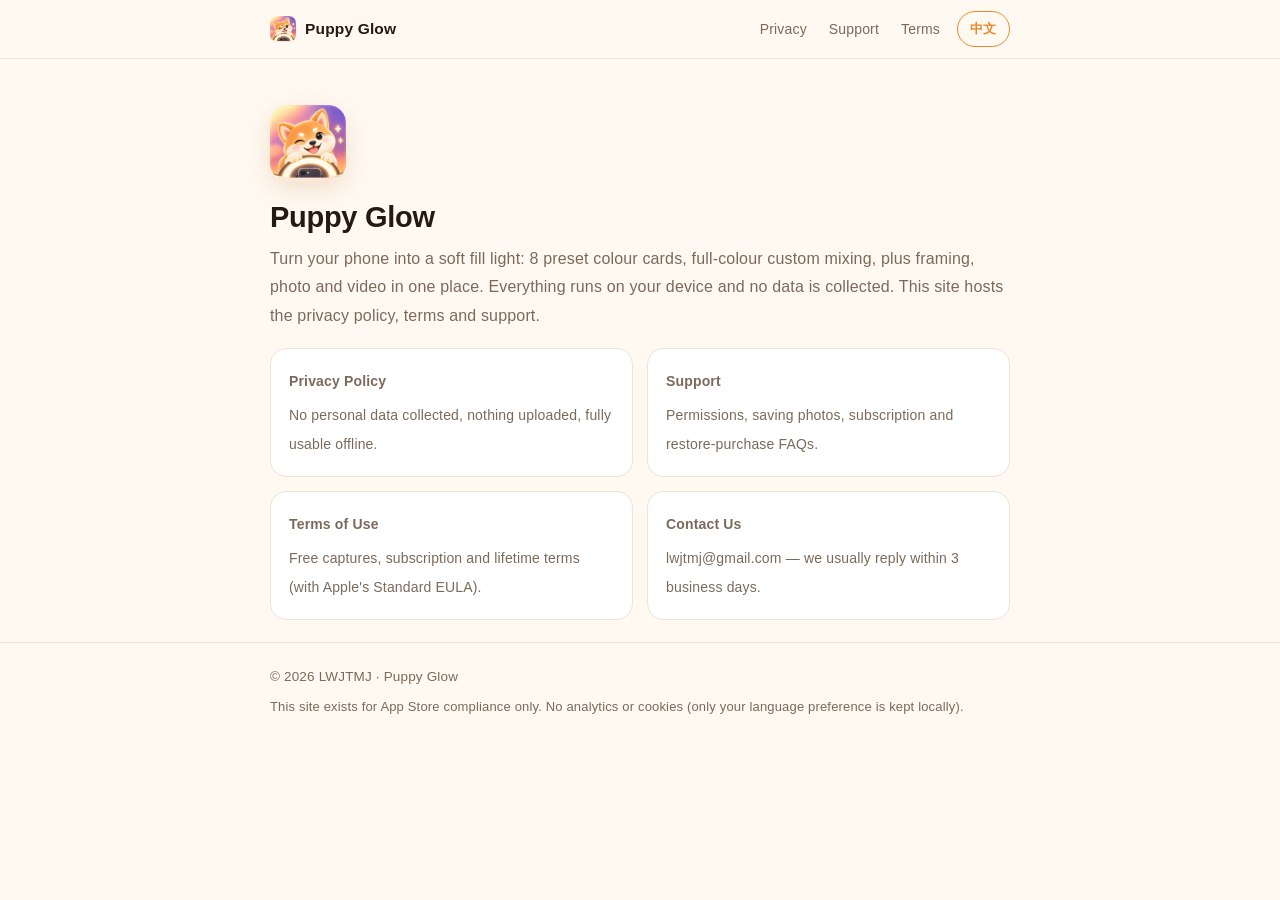
<file: index.html>
<!DOCTYPE html>
<html lang="zh-Hans" data-lang="zh">
<head>
<meta charset="utf-8">
<meta name="viewport" content="width=device-width, initial-scale=1">
<title>Puppy Glow · 小柴补光相机 — 隐私政策与技术支持</title>
<meta name="description" content="Puppy Glow（小柴补光相机）官方支持页：把 iPhone 屏幕变成柔光补光灯，本地处理不收集数据。Official support site: turn your iPhone into a soft fill light, processed on-device.">
<link rel="icon" href="icon.png">
<link rel="stylesheet" href="styles.css">
</head>
<body>
<header class="bar">
  <div class="wrap bar-in">
    <a class="brand" href="index.html"><img src="icon.png" alt=""><span class="l-zh">Puppy Glow <small>小柴补光相机</small></span><span class="l-en">Puppy Glow</span></a>
    <nav class="nav">
      <a href="privacy.html"><span class="l-zh">隐私政策</span><span class="l-en">Privacy</span></a>
      <a href="support.html"><span class="l-zh">技术支持</span><span class="l-en">Support</span></a>
      <a href="terms.html"><span class="l-zh">使用条款</span><span class="l-en">Terms</span></a>
      <button id="langBtn" class="lang" type="button">EN</button>
    </nav>
  </div>
</header>

<main class="wrap">
  <div class="hero">
    <img class="appicon" src="icon.png" alt="App icon">
    <h1><span class="l-zh">Puppy Glow（小柴补光相机）</span><span class="l-en">Puppy Glow</span></h1>
    <p class="lede">
      <span class="l-zh">把手机屏幕变成一盏柔光灯：8 组预设色卡、全彩自调、取景拍照录像一条龙。所有画面都在本机处理，不收集任何数据。此站提供隐私政策、使用条款与技术支持。</span>
      <span class="l-en">Turn your phone into a soft fill light: 8 preset colour cards, full-colour custom mixing, plus framing, photo and video in one place. Everything runs on your device and no data is collected. This site hosts the privacy policy, terms and support.</span>
    </p>
  </div>

  <div class="grid">
    <a class="tile" href="privacy.html">
      <b><span class="l-zh">隐私政策</span><span class="l-en">Privacy Policy</span></b>
      <span><span class="l-zh">不收集个人信息、不上传照片与视频，App 内完整离线可用。</span><span class="l-en">No personal data collected, nothing uploaded, fully usable offline.</span></span>
    </a>
    <a class="tile" href="support.html">
      <b><span class="l-zh">技术支持</span><span class="l-en">Support</span></b>
      <span><span class="l-zh">权限设置、保存照片、订阅与恢复购买等常见问题。</span><span class="l-en">Permissions, saving photos, subscription and restore-purchase FAQs.</span></span>
    </a>
    <a class="tile" href="terms.html">
      <b><span class="l-zh">使用条款</span><span class="l-en">Terms of Use</span></b>
      <span><span class="l-zh">免费拍摄次数、订阅与永久版条款（含 Apple 标准 EULA）。</span><span class="l-en">Free captures, subscription and lifetime terms (with Apple's Standard EULA).</span></span>
    </a>
    <a class="tile" href="mailto:lwjtmj@gmail.com">
      <b><span class="l-zh">联系我们</span><span class="l-en">Contact Us</span></b>
      <span><span class="l-zh">lwjtmj@gmail.com，一般 3 个工作日内回复。</span><span class="l-en">lwjtmj@gmail.com — we usually reply within 3 business days.</span></span>
    </a>
  </div>
</main>

<footer>
  <div class="wrap">
    <p>© 2026 LWJTMJ · <span class="l-zh">Puppy Glow（小柴补光相机）</span><span class="l-en">Puppy Glow</span></p>
    <p class="small"><span class="l-zh">本站仅作 App Store 合规用途，不设统计与 Cookie（仅本地记住你的语言偏好）。</span><span class="l-en">This site exists for App Store compliance only. No analytics or cookies (only your language preference is kept locally).</span></p>
  </div>
</footer>
<script src="lang.js"></script>
</body>
</html>
</file>
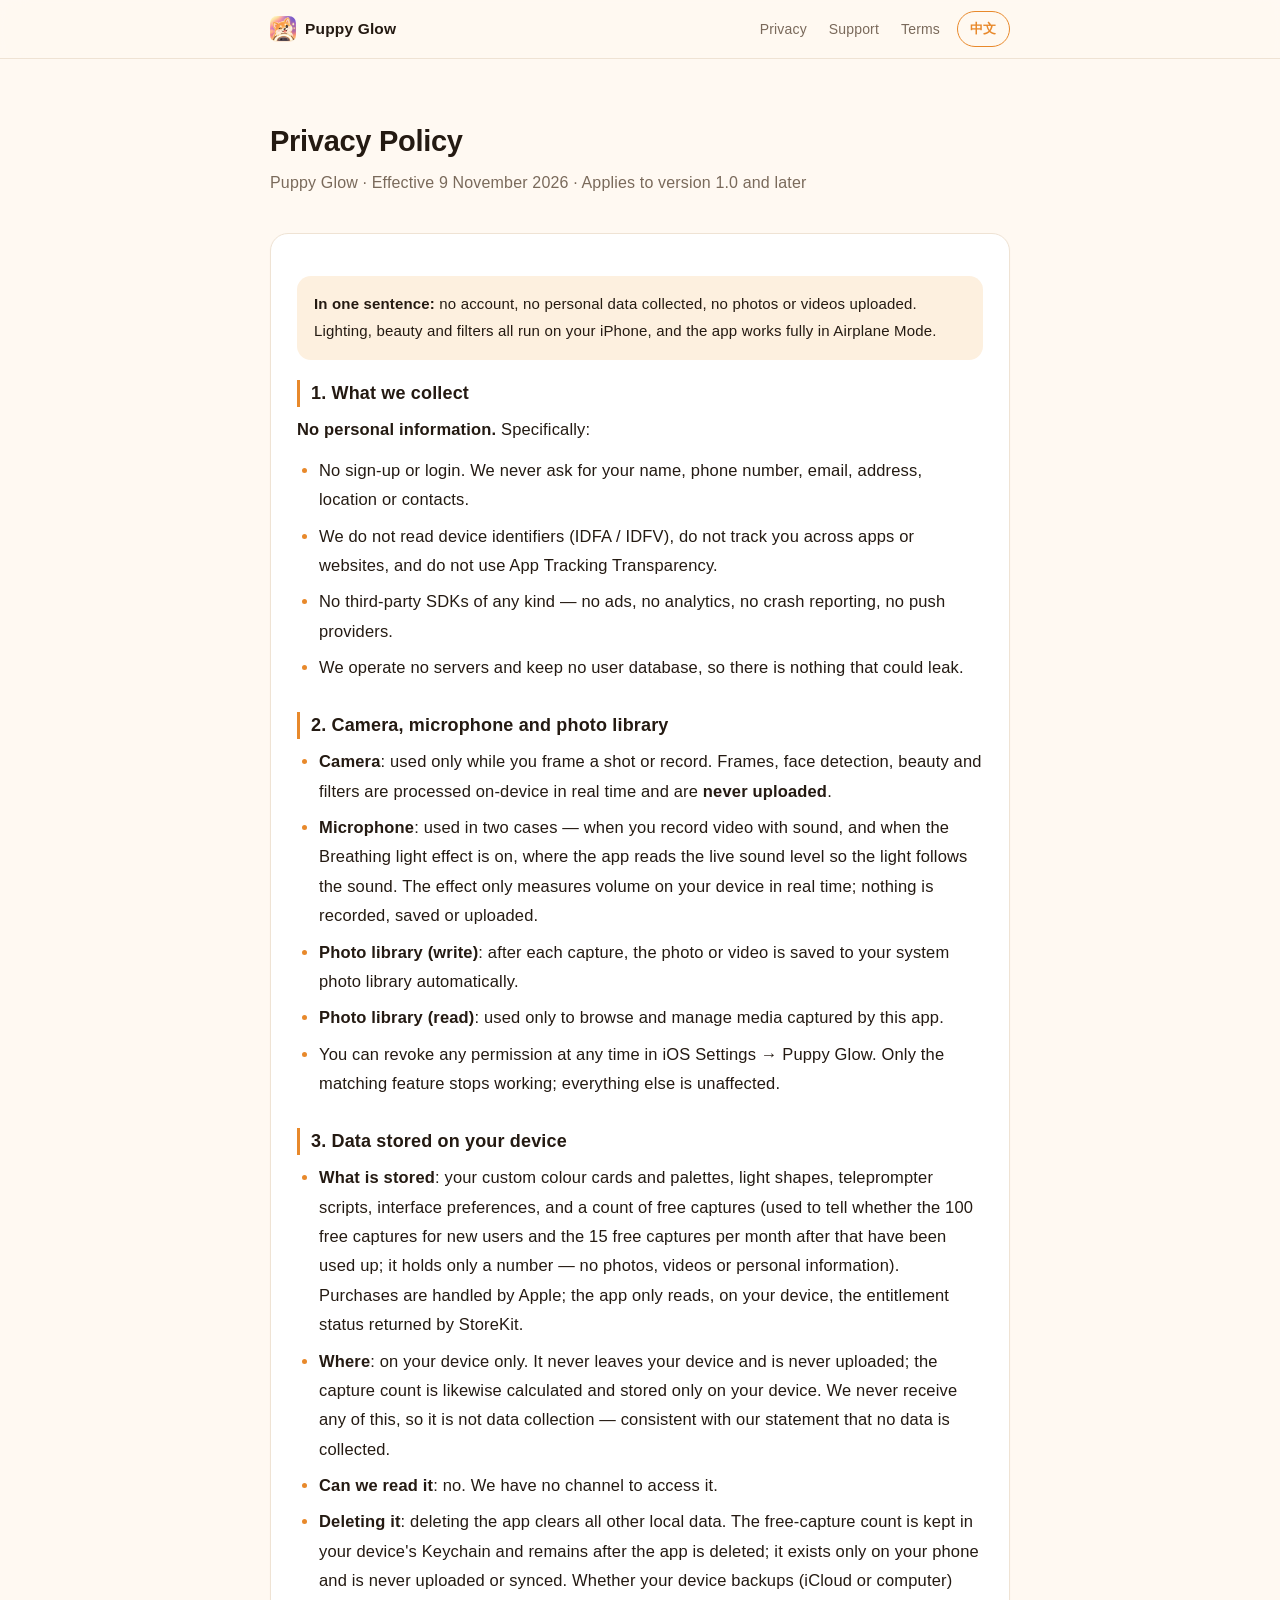
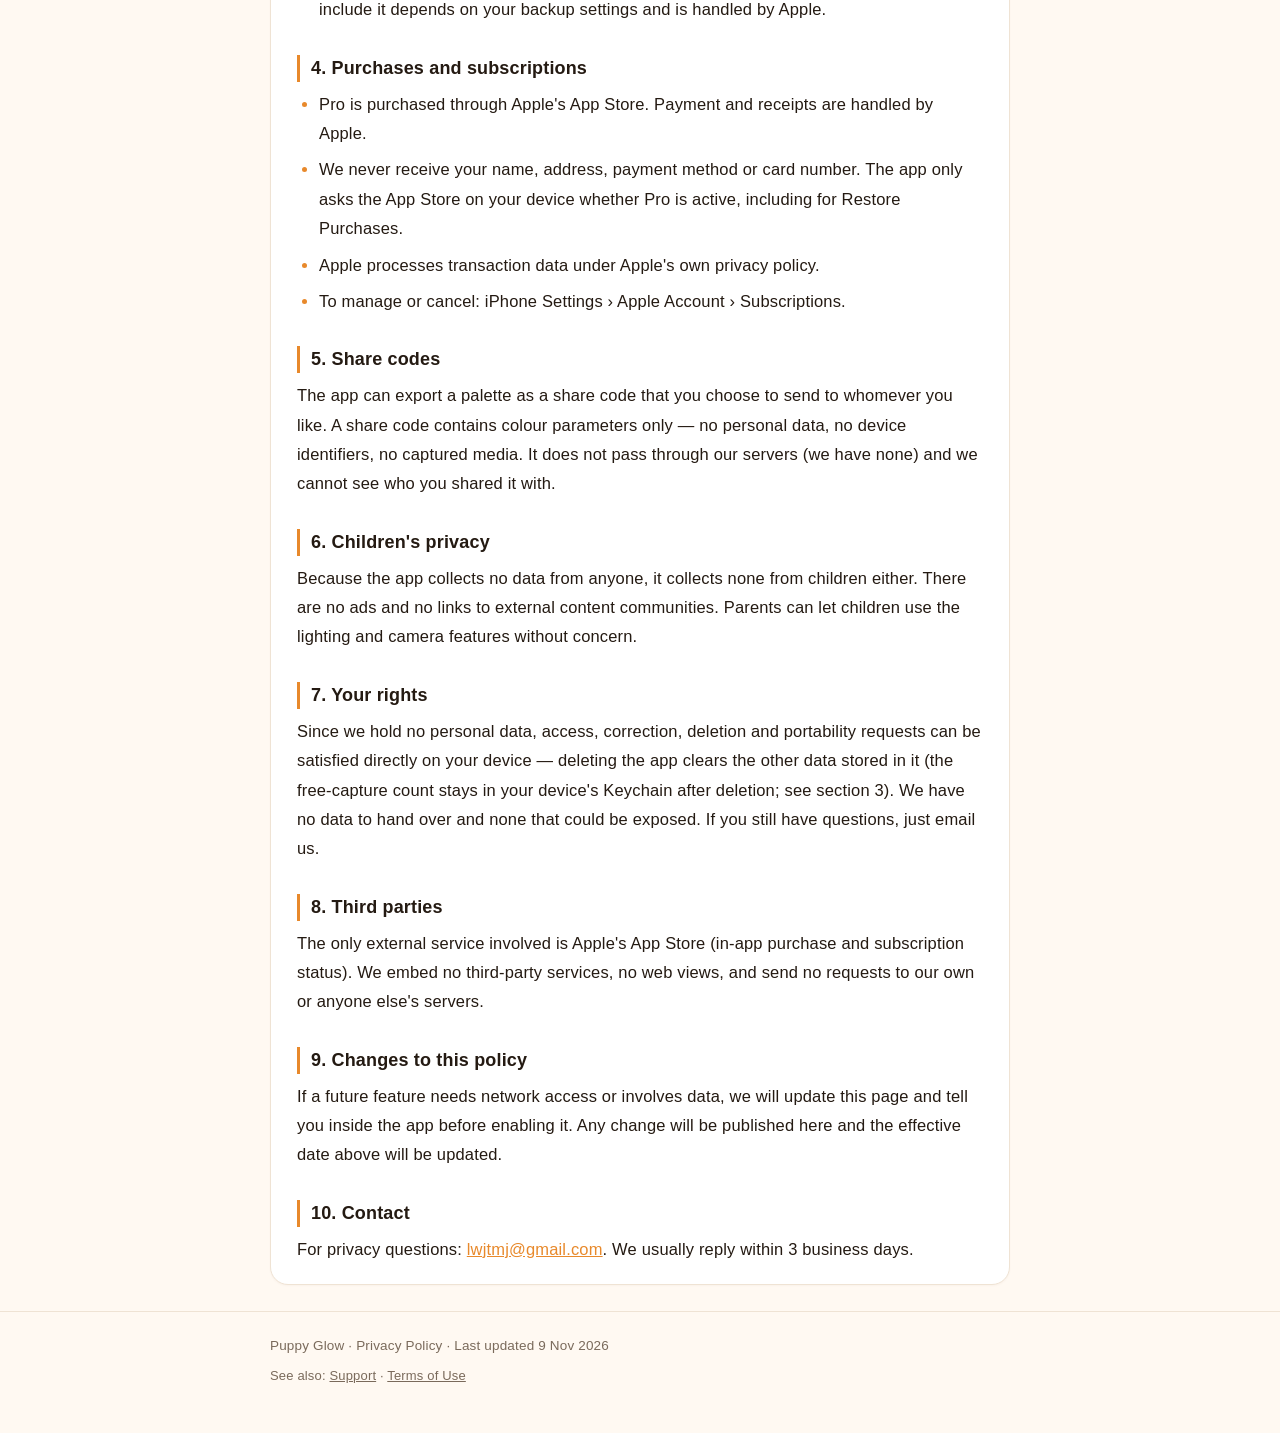
<file: privacy.html>
<!DOCTYPE html>
<html lang="zh-Hans" data-lang="zh">
<head>
<meta charset="utf-8">
<meta name="viewport" content="width=device-width, initial-scale=1">
<title>Privacy Policy · Puppy Glow / 隐私政策 · 小柴补光相机</title>
<meta name="description" content="Puppy Glow（小柴补光相机）隐私政策：不收集个人信息，照片与视频只在设备本地处理。Privacy policy: no data collection, everything stays on your device.">
<link rel="icon" href="icon.png">
<link rel="stylesheet" href="styles.css">
</head>
<body>
<header class="bar">
  <div class="wrap bar-in">
    <a class="brand" href="index.html"><img src="icon.png" alt=""><span class="l-zh">Puppy Glow <small>小柴补光相机</small></span><span class="l-en">Puppy Glow</span></a>
    <nav class="nav">
      <a href="privacy.html"><span class="l-zh">隐私政策</span><span class="l-en">Privacy</span></a>
      <a href="support.html"><span class="l-zh">技术支持</span><span class="l-en">Support</span></a>
      <a href="terms.html"><span class="l-zh">使用条款</span><span class="l-en">Terms</span></a>
      <button id="langBtn" class="lang" type="button">EN</button>
    </nav>
  </div>
</header>

<main class="wrap">
  <div class="hero">
    <h1><span class="l-zh">隐私政策</span><span class="l-en">Privacy Policy</span></h1>
    <p class="lede">
      <span class="l-zh">Puppy Glow（小柴补光相机）· 生效日期 2026 年 11 月 9 日 · 适用于 1.0 及以后版本</span>
      <span class="l-en">Puppy Glow · Effective 9 November 2026 · Applies to version 1.0 and later</span>
    </p>
  </div>

  <div class="card l-zh">
    <div class="note">
      <p><strong>一句话总结：</strong>我们不做账号、不收集个人信息、不上传你的照片和视频。补光、美颜、滤镜全部在你手机上完成，App 在飞行模式下也能完整使用。</p>
    </div>

    <h2>1. 我们收集哪些信息</h2>
    <p><strong>不收集任何个人信息。</strong>具体来说：</p>
    <ul>
      <li>无需注册或登录，不要求姓名、手机号、邮箱、地址、位置、通讯录。</li>
      <li>不读取设备标识符（IDFA / IDFV），不做跨 App 或跨网站追踪，不启用「允许 App 请求跟踪」。</li>
      <li>不含广告、统计、崩溃上报、推送服务等任何第三方 SDK。</li>
      <li>我们没有服务器，也没有用户数据库——没有可以泄露的东西。</li>
    </ul>

    <h2>2. 相机、麦克风与相册</h2>
    <ul>
      <li><strong>相机</strong>：只在你打开取景或拍照/录像时使用。画面、人脸检测、美颜与滤镜全部在设备内通过系统框架实时处理，<strong>不会上传</strong>。</li>
      <li><strong>麦克风</strong>：在两种情况下使用——录制带声音的视频时；开启「呼吸」灯效时，App 实时读取环境音量让光跟着声音变化。灯效只在本机实时计算音量，不录音、不保存、不上传。</li>
      <li><strong>相册（写入）</strong>：拍摄完成后，照片或视频会自动存入你的系统相册。</li>
      <li><strong>相册（读取）</strong>：只用于查看和管理本 App 拍摄的内容。</li>
      <li>你可以随时在 iOS「设置 → 小柴补光相机」中关闭任一权限。关闭后仅对应功能不可用，其他功能不受影响。</li>
    </ul>

    <h2>3. 保存在你手机上的数据</h2>
    <ul>
      <li><strong>保存内容</strong>：自定义色卡与配色库、补光形状、提词器台词、界面偏好，以及免费拍摄次数的计数（用于判断新用户 100 次与之后每月 15 次的免费额度是否用完；只记次数，不含照片、视频或任何个人信息）。购买由 Apple 处理，App 只在本机读取 StoreKit 返回的权益状态。</li>
      <li><strong>保存位置</strong>：仅保存在你的设备上，不离开设备、不上传。拍摄次数的计数也只在本机计算和保存。这些数据我们收不到，因此不构成数据收集，与「不收集任何数据」的结论一致。</li>
      <li><strong>我们能否读取</strong>：不能。我们没有任何通道访问这些内容。</li>
      <li><strong>如何删除</strong>：删除 App 会清除其他本地数据；免费拍摄次数的计数保存在本机钥匙串中，删除 App 后仍保留，它只存在你的手机上，不上传、不同步。系统备份（iCloud / 电脑备份）是否包含这些数据，取决于你的备份设置，由 Apple 处理。</li>
    </ul>

    <h2>4. 购买与订阅</h2>
    <ul>
      <li>Pro 购买通过 Apple App Store 内购完成，支付与收据由 Apple 处理。</li>
      <li>我们收不到你的姓名、地址、支付方式或卡号；App 只在本机向 App Store 查询你是否已开通 Pro（含「恢复购买」）。</li>
      <li>Apple 按其隐私政策处理交易数据。</li>
      <li>管理或取消订阅：iPhone「设置 › Apple 账户 › 订阅」。</li>
    </ul>

    <h2>5. 分享码</h2>
    <p>App 可以把一套配色导出成一串分享码，由你自行决定发给谁。分享码只包含配色参数，不含任何个人信息、设备标识或拍摄内容；它不经过我们的服务器（我们没有服务器），我们也看不到你分享给了谁。</p>

    <h2>6. 儿童隐私</h2>
    <p>本 App 不收集任何人的信息，因此也不会收集儿童的信息。App 内没有广告，也没有指向外部内容社区的链接。家长可以放心让孩子使用补光与拍照功能。</p>

    <h2>7. 你的权利</h2>
    <p>由于我们不持有你的个人数据，访问、更正、删除、导出等请求都可以在你自己的设备上直接完成——删除 App 即可清除 App 内保存的其他本地数据（免费拍摄次数的计数保存在本机钥匙串中，删除 App 后仍保留，见第 3 节）。我们既没有数据可以提供，也没有数据可能被泄露。如仍有疑问，欢迎随时联系我们。</p>

    <h2>8. 第三方服务</h2>
    <p>本 App 唯一涉及的外部服务是 Apple 的 App Store（用于内购与订阅状态查询）。除此之外不接入任何第三方服务、不嵌入网页、不发送任何请求到我们或他人的服务器。</p>

    <h2>9. 政策更新</h2>
    <p>如果将来新增需要联网或涉及数据的 功能，我们会先更新本页并在 App 内明确提示，之后才会启用。本政策的任何变更都会在此页面公布，并同步更新顶部的生效日期。</p>

    <h2>10. 联系我们</h2>
    <p>隐私相关问题请联系：<a href="mailto:lwjtmj@gmail.com">lwjtmj@gmail.com</a>。我们通常在 3 个工作日内回复。</p>
  </div>

  <div class="card l-en">
    <div class="note">
      <p><strong>In one sentence:</strong> no account, no personal data collected, no photos or videos uploaded. Lighting, beauty and filters all run on your iPhone, and the app works fully in Airplane Mode.</p>
    </div>

    <h2>1. What we collect</h2>
    <p><strong>No personal information.</strong> Specifically:</p>
    <ul>
      <li>No sign-up or login. We never ask for your name, phone number, email, address, location or contacts.</li>
      <li>We do not read device identifiers (IDFA / IDFV), do not track you across apps or websites, and do not use App Tracking Transparency.</li>
      <li>No third-party SDKs of any kind — no ads, no analytics, no crash reporting, no push providers.</li>
      <li>We operate no servers and keep no user database, so there is nothing that could leak.</li>
    </ul>

    <h2>2. Camera, microphone and photo library</h2>
    <ul>
      <li><strong>Camera</strong>: used only while you frame a shot or record. Frames, face detection, beauty and filters are processed on-device in real time and are <strong>never uploaded</strong>.</li>
      <li><strong>Microphone</strong>: used in two cases — when you record video with sound, and when the Breathing light effect is on, where the app reads the live sound level so the light follows the sound. The effect only measures volume on your device in real time; nothing is recorded, saved or uploaded.</li>
      <li><strong>Photo library (write)</strong>: after each capture, the photo or video is saved to your system photo library automatically.</li>
      <li><strong>Photo library (read)</strong>: used only to browse and manage media captured by this app.</li>
      <li>You can revoke any permission at any time in iOS Settings → Puppy Glow. Only the matching feature stops working; everything else is unaffected.</li>
    </ul>

    <h2>3. Data stored on your device</h2>
    <ul>
      <li><strong>What is stored</strong>: your custom colour cards and palettes, light shapes, teleprompter scripts, interface preferences, and a count of free captures (used to tell whether the 100 free captures for new users and the 15 free captures per month after that have been used up; it holds only a number — no photos, videos or personal information). Purchases are handled by Apple; the app only reads, on your device, the entitlement status returned by StoreKit.</li>
      <li><strong>Where</strong>: on your device only. It never leaves your device and is never uploaded; the capture count is likewise calculated and stored only on your device. We never receive any of this, so it is not data collection — consistent with our statement that no data is collected.</li>
      <li><strong>Can we read it</strong>: no. We have no channel to access it.</li>
      <li><strong>Deleting it</strong>: deleting the app clears all other local data. The free-capture count is kept in your device's Keychain and remains after the app is deleted; it exists only on your phone and is never uploaded or synced. Whether your device backups (iCloud or computer) include it depends on your backup settings and is handled by Apple.</li>
    </ul>

    <h2>4. Purchases and subscriptions</h2>
    <ul>
      <li>Pro is purchased through Apple's App Store. Payment and receipts are handled by Apple.</li>
      <li>We never receive your name, address, payment method or card number. The app only asks the App Store on your device whether Pro is active, including for Restore Purchases.</li>
      <li>Apple processes transaction data under Apple's own privacy policy.</li>
      <li>To manage or cancel: iPhone Settings › Apple Account › Subscriptions.</li>
    </ul>

    <h2>5. Share codes</h2>
    <p>The app can export a palette as a share code that you choose to send to whomever you like. A share code contains colour parameters only — no personal data, no device identifiers, no captured media. It does not pass through our servers (we have none) and we cannot see who you shared it with.</p>

    <h2>6. Children's privacy</h2>
    <p>Because the app collects no data from anyone, it collects none from children either. There are no ads and no links to external content communities. Parents can let children use the lighting and camera features without concern.</p>

    <h2>7. Your rights</h2>
    <p>Since we hold no personal data, access, correction, deletion and portability requests can be satisfied directly on your device — deleting the app clears the other data stored in it (the free-capture count stays in your device's Keychain after deletion; see section 3). We have no data to hand over and none that could be exposed. If you still have questions, just email us.</p>

    <h2>8. Third parties</h2>
    <p>The only external service involved is Apple's App Store (in-app purchase and subscription status). We embed no third-party services, no web views, and send no requests to our own or anyone else's servers.</p>

    <h2>9. Changes to this policy</h2>
    <p>If a future feature needs network access or involves data, we will update this page and tell you inside the app before enabling it. Any change will be published here and the effective date above will be updated.</p>

    <h2>10. Contact</h2>
    <p>For privacy questions: <a href="mailto:lwjtmj@gmail.com">lwjtmj@gmail.com</a>. We usually reply within 3 business days.</p>
  </div>
</main>

<footer>
  <div class="wrap">
    <p><span class="l-zh">Puppy Glow（小柴补光相机）· 隐私政策 · 最后更新 2026-11-09</span><span class="l-en">Puppy Glow · Privacy Policy · Last updated 9 Nov 2026</span></p>
    <p class="small"><span class="l-zh">另见：<a href="support.html">技术支持</a> · <a href="terms.html">使用条款</a></span><span class="l-en">See also: <a href="support.html">Support</a> · <a href="terms.html">Terms of Use</a></span></p>
  </div>
</footer>
<script src="lang.js"></script>
</body>
</html>
</file>
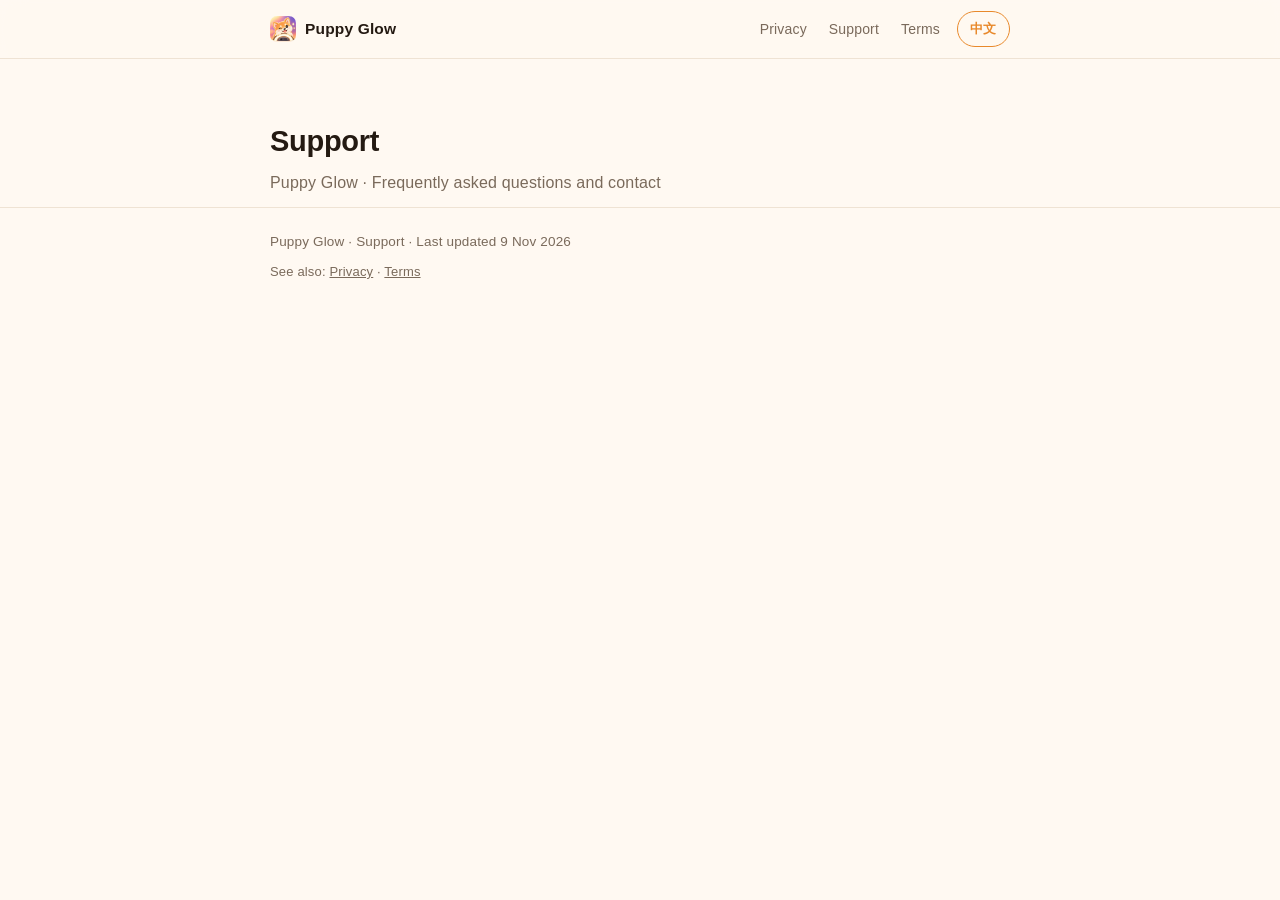
<file: support.html>
<!DOCTYPE html>
<html lang="zh-Hans" data-lang="zh">
<head>
<meta charset="utf-8">
<meta name="viewport" content="width=device-width, initial-scale=1">
<title>Support · Puppy Glow / 技术支持 · 小柴补光相机</title>
<meta name="description" content="Puppy Glow（小柴补光相机）技术支持：常见问题、权限设置、订阅与恢复购买。FAQ, permissions, subscription and restore purchases.">
<link rel="icon" href="icon.png">
<link rel="stylesheet" href="styles.css">
</head>
<body>
<header class="bar">
  <div class="wrap bar-in">
    <a class="brand" href="index.html"><img src="icon.png" alt=""><span class="l-zh">Puppy Glow <small>小柴补光相机</small></span><span class="l-en">Puppy Glow</span></a>
    <nav class="nav">
      <a href="privacy.html"><span class="l-zh">隐私政策</span><span class="l-en">Privacy</span></a>
      <a href="support.html"><span class="l-zh">技术支持</span><span class="l-en">Support</span></a>
      <a href="terms.html"><span class="l-zh">使用条款</span><span class="l-en">Terms</span></a>
      <button id="langBtn" class="lang" type="button">EN</button>
    </nav>
  </div>
</header>

<main class="wrap">
  <div class="hero">
    <h1><span class="l-zh">技术支持</span><span class="l-en">Support</span></h1>
    <p class="lede">
      <span class="l-zh">Puppy Glow（小柴补光相机）· 常见问题与联系方式</span>
      <span class="l-en">Puppy Glow · Frequently asked questions and contact</span>
    </p>
  </div>

  <div class="card l-zh">
    <h2>快速解决</h2>
    <div class="grid">
      <a class="tile" href="mailto:lwjtmj@gmail.com?subject=%E5%B0%8F%E6%9F%B4%E8%A1%A5%E5%85%89%E7%9B%B8%E6%9C%BA%20%E9%97%AE%E9%A2%98%E5%8F%8D%E9%A6%88">
        <b>邮件联系我们</b><span>lwjtmj@gmail.com，一般 3 个工作日内回复</span>
      </a>
      <a class="tile" href="privacy.html">
        <b>隐私政策</b><span>我们不收集任何个人信息</span>
      </a>
    </div>

    <h2>常见问题</h2>

    <details open>
      <summary><span class="l-zh">App 是做什么的？</span><span class="l-en">What does the app do?</span></summary>
      <div class="ans">
        <p class="l-zh">把手机屏幕变成一盏可调的补光灯：8 组预设色卡 + 全彩自调 + 亮度无级调节，自带取景小窗、美颜相机、滤镜、实况照片与录像，还有提词器和配色分享码。自拍、拍宝贝、录口播都适用。</p>
        <p class="l-en">It turns your iPhone screen into an adjustable fill light: 8 preset colour cards plus full-colour custom mixing with stepless brightness, a framing preview, a beauty camera, filters, Live Photos and video recording, a teleprompter and shareable colour palettes. Great for selfies, kids' photos and talking-head videos.</p>
      </div>
    </details>

    <details>
      <summary><span class="l-zh">为什么照片里没有我？怎么开相机？</span><span class="l-en">Why is there no camera view? How do I enable it?</span></summary>
      <div class="ans">
        <p class="l-zh">相机页点「开相机」即可。第一次会请求相机权限，请选「允许」。如果之前点了「不允许」：打开 iOS「设置 → 小柴补光相机 → 相机」重新打开。只用屏幕补光（照镜子、给别人打光）则完全不需要相机。</p>
        <p class="l-en">Tap "Open Camera" on the camera page and allow camera access when asked. If you previously denied it, go to iOS Settings → Puppy Glow → Camera and switch it back on. Using the screen purely as a light never requires camera access.</p>
      </div>
    </details>

    <details>
      <summary><span class="l-zh">拍好的照片 / 视频去哪了？</span><span class="l-en">Where do my photos and videos go?</span></summary>
      <div class="ans">
        <p class="l-zh">拍摄完成后，照片或视频会自动存入你的系统相册，打开「照片」App 就能看到。如果没有存进去，检查 iOS「设置 → 小柴补光相机 → 照片」是否为「添加照片」或「所有照片」。所有内容都保存在你自己的相册里，我们不上传任何东西。</p>
        <p class="l-en">After each capture, the photo or video is saved to your system photo library automatically — open the Photos app to find it. If it doesn't appear, check iOS Settings → Puppy Glow → Photos and allow Add Photos or All Photos. Everything stays in your own library; nothing is uploaded.</p>
      </div>
    </details>

    <details>
      <summary><span class="l-zh">录像没有声音？</span><span class="l-en">My video has no sound.</span></summary>
      <div class="ans">
        <p class="l-zh">录音是可选的：切到录像模式后，快门旁边会出现麦克风开关，打开它再录。第一次使用会请求麦克风权限。如果之前拒绝过，去 iOS「设置 → 小柴补光相机 → 麦克风」打开。另外，「呼吸」灯效也会用麦克风实时读取环境音量，让光跟着声音变化；它只在本机计算音量，不录音、不保存、不上传。</p>
        <p class="l-en">Audio recording is optional: in video mode a microphone toggle appears next to the shutter — turn it on before recording. Grant microphone access when first asked, or enable it later in iOS Settings → Puppy Glow → Microphone. The Breathing light effect also uses the microphone to read the live sound level so the light follows the sound; it only measures volume on your device, and nothing is recorded, saved or uploaded.</p>
      </div>
    </details>

    <details>
      <summary><span class="l-zh">补光太亮 / 太暗，能调吗？</span><span class="l-en">Can I adjust brightness?</span></summary>
      <div class="ans">
        <p class="l-zh">可以。色卡页有「光强」滑杆无级调节；调色页还能自调色相、饱和度、明度，并保存成自己的色卡。补光时 App 会把屏幕亮度调高；默认退出 App 时自动还原原来的亮度，也可以在设置里关闭「退出时还原亮度」，或随时点「还原屏幕亮度」。</p>
        <p class="l-en">Yes — the colour-card page has a brightness slider with stepless control, and the colour page lets you mix hue, saturation and brightness and save your own cards. While lighting, the app raises the screen brightness; by default your original brightness is restored when you leave the app. You can turn off Restore on Exit in Settings, or restore it any time from Settings.</p>
      </div>
    </details>

    <details>
      <summary><span class="l-zh">Pro 会员多少钱？包含什么？</span><span class="l-en">What does Pro include and what does it cost?</span></summary>
      <div class="ans">
        <p class="l-zh">新用户可以免费拍摄 100 次（拍照、实况、录像每拍一次计 1 次，只开补光不计次）；100 次用完后，未开通 Pro 的用户从下一个自然月 1 号起每月有 15 次免费拍摄，当月未用完的不累计。开通 Pro 后拍摄不限次数，有两种方式：年订阅为期 1 年、自动续订，续订在当前周期结束前 24 小时内扣费，如不想续订请在周期结束前至少 24 小时关闭自动续订，可随时在 iPhone「设置 › Apple 账户 › 订阅」中管理或取消；永久版一次购买、不续费。价格以 App 内和 App Store 显示为准。Pro 包含全部功能：单色/双色/多色补光与动效、形状眼神光、美颜相机与滤镜、实况与录像、提词器、配色库与分享码，终身免费升级。</p>
        <p class="l-en">New users get 100 free captures (each photo, Live Photo or video counts as 1; using the light alone does not count). Once those are used up, users without Pro get 15 free captures per month starting on the 1st of the next calendar month; unused captures do not roll over. Pro gives unlimited captures and comes in two forms: the yearly subscription lasts 1 year and renews automatically, with renewal charged within 24 hours before the current period ends — turn off auto-renew at least 24 hours before the period ends if you don't want it to renew, and manage or cancel any time in iPhone Settings › Apple Account › Subscriptions; the lifetime option is a one-time purchase that never renews. Prices are as shown in the app and on the App Store. Pro unlocks everything: single/two/multi-colour lighting and effects, catchlight shapes, the beauty camera, filters, Live Photos and video, the teleprompter, palette library and share codes — with free lifetime upgrades.</p>
      </div>
    </details>

    <details>
      <summary><span class="l-zh">怎么取消订阅或退款？</span><span class="l-en">How do I cancel or request a refund?</span></summary>
      <div class="ans">
        <p class="l-zh">订阅由 Apple 管理：打开 iPhone「设置 › Apple 账户 › 订阅」，即可随时查看、管理或取消。取消后可用到当前计费周期结束。退款请联系 Apple（Report a Problem 或联系 Apple 支持），我们无法代为操作。永久版不产生续费，无需取消。</p>
        <p class="l-en">Subscriptions are managed by Apple: go to iPhone Settings › Apple Account › Subscriptions to review, manage or cancel at any time. Access continues until the current period ends. For refunds, contact Apple via Report a Problem or Apple Support — we cannot issue refunds ourselves. The lifetime option never renews, so there is nothing to cancel.</p>
      </div>
    </details>

    <details>
      <summary><span class="l-zh">换了新手机，怎么恢复 Pro？</span><span class="l-en">How do I restore Pro on a new phone?</span></summary>
      <div class="ans">
        <p class="l-zh">在会员页点「恢复购买」，并使用同一 Apple ID 登录 App Store。购买记录绑定 Apple ID，换机、重装都不会丢。如果恢复失败，确认两点：登录的是当初购买的 Apple ID；设置里没有开启屏幕使用时间限制内购。</p>
        <p class="l-en">Tap Restore Purchases on the membership page while signed in to the same Apple ID. Purchases are tied to your Apple ID and survive device changes and reinstalls. If restore fails, check that you are signed in with the purchasing Apple ID and that Screen Time is not blocking in-app purchases.</p>
      </div>
    </details>

    <details>
      <summary><span class="l-zh">会收集我的数据吗？需要联网吗？</span><span class="l-en">Do you collect data? Does it need internet?</span></summary>
      <div class="ans">
        <p class="l-zh">不收集任何数据。无账号、无广告、无统计 SDK，拍摄内容、设置和免费拍摄次数的计数只存在本机，不上传。补光、拍摄、提词等核心功能完全离线可用；只有查购买状态时才会联系 Apple。详见<a href="privacy.html">隐私政策</a>。</p>
        <p class="l-en">No. No account, no ads, no analytics SDKs. No data is collected. Captures, settings and the free-capture count stay on your device and are never uploaded. Lighting, capture and the teleprompter work fully offline; only purchase checks talk to Apple. See the <a href="privacy.html">privacy policy</a>.</p>
      </div>
    </details>

    <details>
      <summary><span class="l-zh">还有其他问题？</span><span class="l-en">Still need help?</span></summary>
      <div class="ans">
        <p class="l-zh">发邮件到 <a href="mailto:lwjtmj@gmail.com">lwjtmj@gmail.com</a>，注明 App 名称、你遇到的情况与设备型号，一般 3 个工作日内回复。</p>
        <p class="l-en">Email <a href="mailto:lwjtmj@gmail.com">lwjtmj@gmail.com</a> with the app name, what happened and your device model. We usually reply within 3 business days.</p>
      </div>
    </details>
  </div>
</main>

<footer>
  <div class="wrap">
    <p><span class="l-zh">Puppy Glow（小柴补光相机）· 技术支持 · 最后更新 2026-11-09</span><span class="l-en">Puppy Glow · Support · Last updated 9 Nov 2026</span></p>
    <p class="small"><span class="l-zh">另见：<a href="privacy.html">隐私政策</a> · <a href="terms.html">使用条款</a></span><span class="l-en">See also: <a href="privacy.html">Privacy</a> · <a href="terms.html">Terms</a></span></p>
  </div>
</footer>
<script src="lang.js"></script>
</body>
</html>
</file>
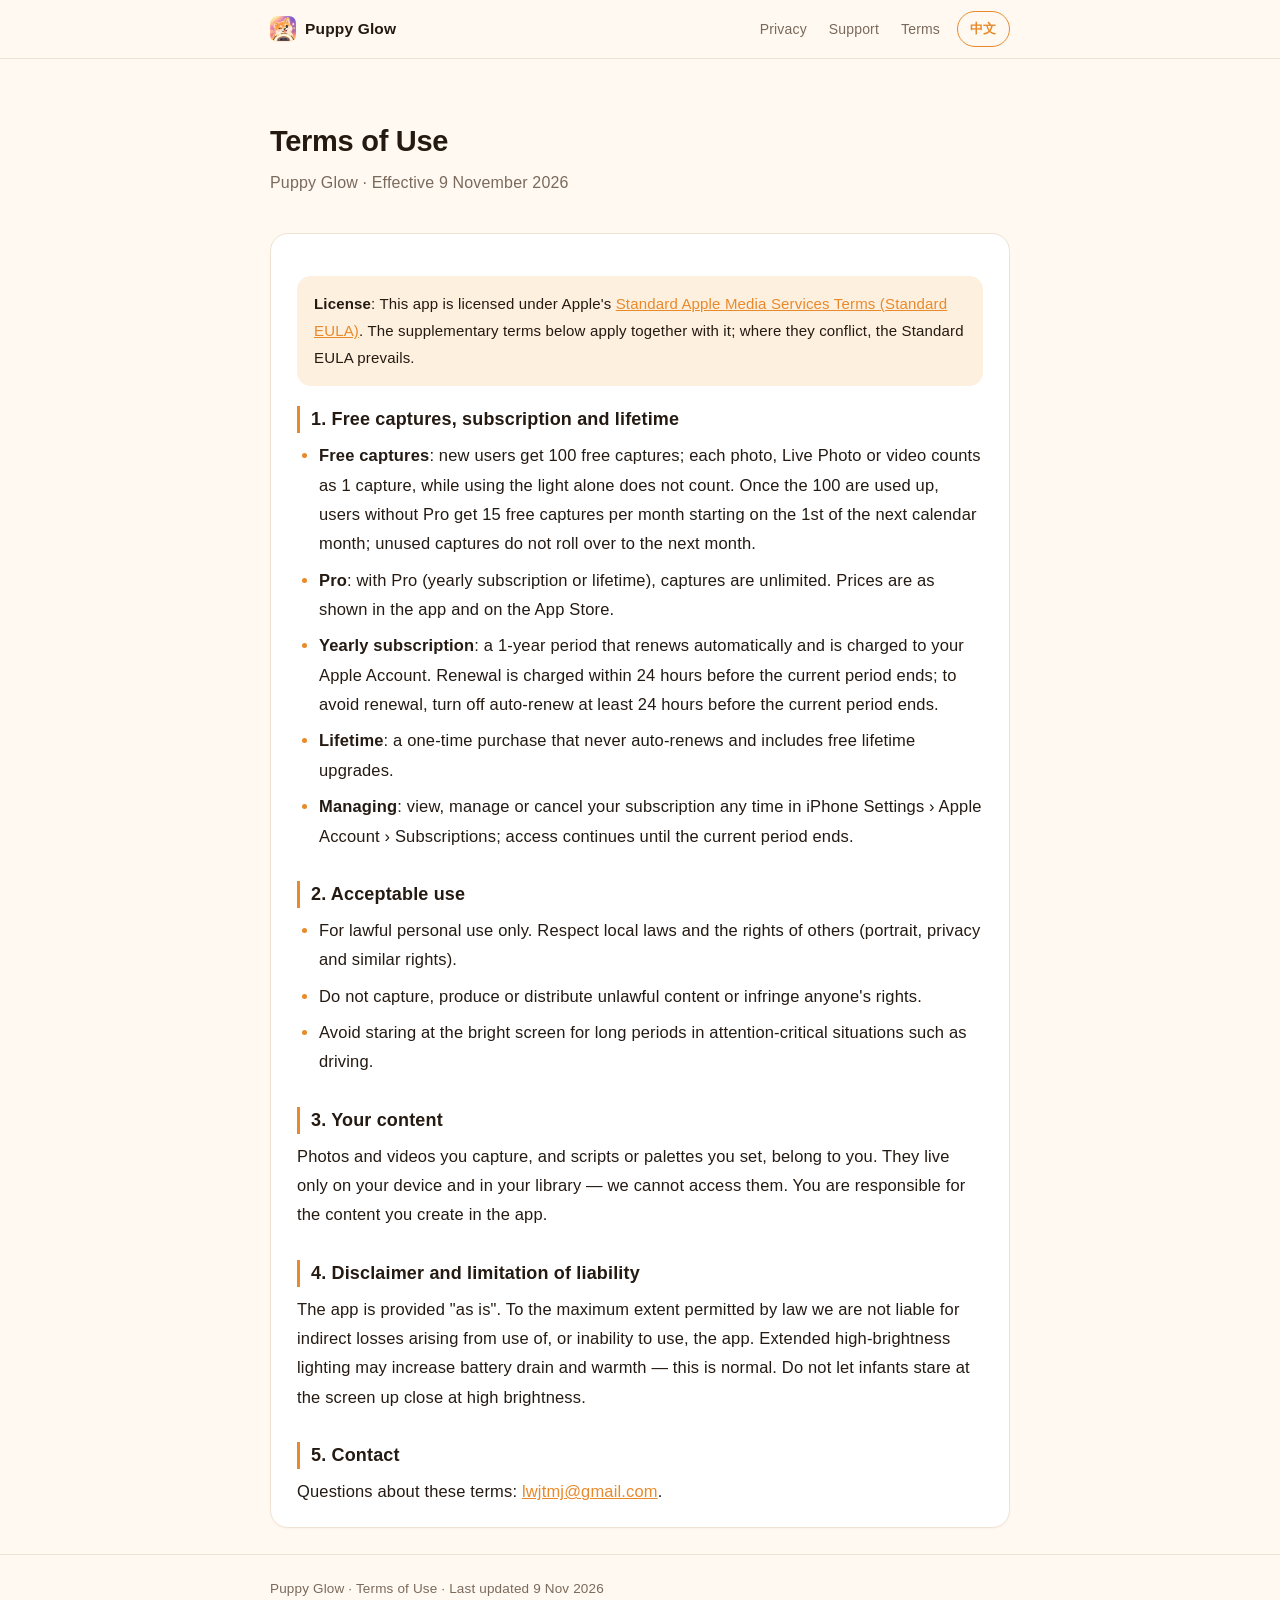
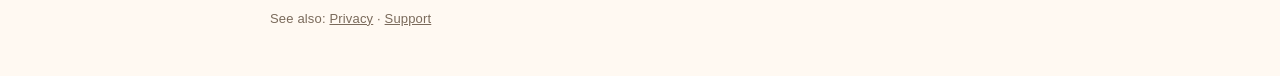
<file: terms.html>
<!DOCTYPE html>
<html lang="zh-Hans" data-lang="zh">
<head>
<meta charset="utf-8">
<meta name="viewport" content="width=device-width, initial-scale=1">
<title>Terms of Use · Puppy Glow / 使用条款 · 小柴补光相机</title>
<meta name="description" content="Puppy Glow（小柴补光相机）使用条款（含 Apple 标准许可 EULA）。Terms of use including Apple's standard licensed application EULA.">
<link rel="icon" href="icon.png">
<link rel="stylesheet" href="styles.css">
</head>
<body>
<header class="bar">
  <div class="wrap bar-in">
    <a class="brand" href="index.html"><img src="icon.png" alt=""><span class="l-zh">Puppy Glow <small>小柴补光相机</small></span><span class="l-en">Puppy Glow</span></a>
    <nav class="nav">
      <a href="privacy.html"><span class="l-zh">隐私政策</span><span class="l-en">Privacy</span></a>
      <a href="support.html"><span class="l-zh">技术支持</span><span class="l-en">Support</span></a>
      <a href="terms.html"><span class="l-zh">使用条款</span><span class="l-en">Terms</span></a>
      <button id="langBtn" class="lang" type="button">EN</button>
    </nav>
  </div>
</header>

<main class="wrap">
  <div class="hero">
    <h1><span class="l-zh">使用条款</span><span class="l-en">Terms of Use</span></h1>
    <p class="lede">
      <span class="l-zh">Puppy Glow（小柴补光相机）· 生效日期 2026 年 11 月 9 日</span>
      <span class="l-en">Puppy Glow · Effective 9 November 2026</span>
    </p>
  </div>

  <div class="card l-zh">
    <div class="note">
      <p><strong>许可</strong>：本 App 依据 <a href="https://www.apple.com/legal/internet-services/itunes/dev/stdeula/" target="_blank" rel="noopener">Apple 媒体服务标准许可协议（标准 EULA）</a> 授权使用，以下补充条款与之一并生效；两者冲突时以标准 EULA 为准。</p>
    </div>

    <h2>1. 免费拍摄、订阅与永久版</h2>
    <ul>
      <li><strong>免费拍摄次数</strong>：新用户可以免费拍摄 100 次；拍照、实况、录像每拍一次计 1 次，只开补光不计次。100 次用完后，未开通 Pro 的用户从下一个自然月 1 号起，每月有 15 次免费拍摄，当月未用完的次数不累计到下月。</li>
      <li><strong>Pro</strong>：开通 Pro（年订阅或永久版）后，拍摄不限次数。价格以 App 内和 App Store 显示为准。</li>
      <li><strong>年订阅</strong>：订阅周期为 1 年，自动续订，由你的 Apple 账户扣费。续订在当前周期结束前 24 小时内扣费；如不想续订，请在当前周期结束前至少 24 小时关闭自动续订。</li>
      <li><strong>永久版</strong>：一次购买，不自动续费，含终身免费升级。</li>
      <li><strong>管理</strong>：可随时在 iPhone「设置 › Apple 账户 › 订阅」中查看、管理或取消订阅；取消后可用至当前周期结束。</li>
    </ul>

    <h2>2. 可接受的使用</h2>
    <ul>
      <li>仅供个人合法用途；请遵守当地法律与他人权利（肖像权、隐私权等）。</li>
      <li>不得用于拍摄、制作或传播违法违规内容，不得侵害他人合法权益。</li>
      <li>请勿在驾驶等需要注意力的场景下长时间盯着亮屏使用。</li>
    </ul>

    <h2>3. 你的内容</h2>
    <p>你拍摄的照片与视频、设置的台词与配色都属于你自己，仅保存在你的设备与相册中，我们无法接触。你在 App 内所做的一切内容决定由你负责。</p>

    <h2>4. 免责与责任限制</h2>
    <p>App 按「现状」提供。在法律允许的最大范围内，我们对因使用或无法使用本 App 造成的间接损失不承担责任。长时间高亮度补光可能增加耗电与发热，属正常现象；请勿让婴幼儿近距离直视高亮屏幕。</p>

    <h2>5. 联系</h2>
    <p>条款相关问题请联系：<a href="mailto:lwjtmj@gmail.com">lwjtmj@gmail.com</a>。</p>
  </div>

  <div class="card l-en">
    <div class="note">
      <p><strong>License</strong>: This app is licensed under Apple's <a href="https://www.apple.com/legal/internet-services/itunes/dev/stdeula/" target="_blank" rel="noopener">Standard Apple Media Services Terms (Standard EULA)</a>. The supplementary terms below apply together with it; where they conflict, the Standard EULA prevails.</p>
    </div>

    <h2>1. Free captures, subscription and lifetime</h2>
    <ul>
      <li><strong>Free captures</strong>: new users get 100 free captures; each photo, Live Photo or video counts as 1 capture, while using the light alone does not count. Once the 100 are used up, users without Pro get 15 free captures per month starting on the 1st of the next calendar month; unused captures do not roll over to the next month.</li>
      <li><strong>Pro</strong>: with Pro (yearly subscription or lifetime), captures are unlimited. Prices are as shown in the app and on the App Store.</li>
      <li><strong>Yearly subscription</strong>: a 1-year period that renews automatically and is charged to your Apple Account. Renewal is charged within 24 hours before the current period ends; to avoid renewal, turn off auto-renew at least 24 hours before the current period ends.</li>
      <li><strong>Lifetime</strong>: a one-time purchase that never auto-renews and includes free lifetime upgrades.</li>
      <li><strong>Managing</strong>: view, manage or cancel your subscription any time in iPhone Settings › Apple Account › Subscriptions; access continues until the current period ends.</li>
    </ul>

    <h2>2. Acceptable use</h2>
    <ul>
      <li>For lawful personal use only. Respect local laws and the rights of others (portrait, privacy and similar rights).</li>
      <li>Do not capture, produce or distribute unlawful content or infringe anyone's rights.</li>
      <li>Avoid staring at the bright screen for long periods in attention-critical situations such as driving.</li>
    </ul>

    <h2>3. Your content</h2>
    <p>Photos and videos you capture, and scripts or palettes you set, belong to you. They live only on your device and in your library — we cannot access them. You are responsible for the content you create in the app.</p>

    <h2>4. Disclaimer and limitation of liability</h2>
    <p>The app is provided "as is". To the maximum extent permitted by law we are not liable for indirect losses arising from use of, or inability to use, the app. Extended high-brightness lighting may increase battery drain and warmth — this is normal. Do not let infants stare at the screen up close at high brightness.</p>

    <h2>5. Contact</h2>
    <p>Questions about these terms: <a href="mailto:lwjtmj@gmail.com">lwjtmj@gmail.com</a>.</p>
  </div>
</main>

<footer>
  <div class="wrap">
    <p><span class="l-zh">Puppy Glow（小柴补光相机）· 使用条款 · 最后更新 2026-11-09</span><span class="l-en">Puppy Glow · Terms of Use · Last updated 9 Nov 2026</span></p>
    <p class="small"><span class="l-zh">另见：<a href="privacy.html">隐私政策</a> · <a href="support.html">技术支持</a></span><span class="l-en">See also: <a href="privacy.html">Privacy</a> · <a href="support.html">Support</a></span></p>
  </div>
</footer>
<script src="lang.js"></script>
</body>
</html>
</file>
<file: styles.css>
/* 小柴补光相机 / Puppy Glow — legal & support site */
:root {
  --bg: #FFF9F2;
  --card: #FFFFFF;
  --ink: #241A12;
  --muted: #7A6A5B;
  --accent: #E8892B;
  --accent-soft: #FDF0DF;
  --line: #EFE3D4;
  --radius: 18px;
}

@media (prefers-color-scheme: dark) {
  :root {
    --bg: #16120E;
    --card: #201A15;
    --ink: #F6EEE6;
    --muted: #A89A8B;
    --accent: #F5A04A;
    --accent-soft: #2C2218;
    --line: #332A22;
  }
}

* { box-sizing: border-box; }

html { -webkit-text-size-adjust: 100%; }

body {
  margin: 0;
  background: var(--bg);
  color: var(--ink);
  font: 16.5px/1.78 -apple-system, BlinkMacSystemFont, "SF Pro SC", "PingFang SC",
        "Hiragino Sans GB", "Noto Sans SC", "Microsoft YaHei", sans-serif;
  letter-spacing: .01em;
}

.wrap { width: 100%; max-width: 780px; margin: 0 auto; padding: 0 20px; }

/* language switch */
html[data-lang="zh"] .l-en { display: none !important; }
html[data-lang="en"] .l-zh { display: none !important; }

/* header */
.bar {
  position: sticky; top: 0; z-index: 9;
  background: color-mix(in srgb, var(--bg) 88%, transparent);
  backdrop-filter: saturate(160%) blur(12px);
  border-bottom: 1px solid var(--line);
}
.bar-in { display: flex; align-items: center; justify-content: space-between; gap: 12px; height: 58px; }
.brand {
  display: inline-flex; align-items: center; gap: 9px;
  color: var(--ink); text-decoration: none; font-weight: 650; font-size: 15.5px;
}
.brand img { width: 26px; height: 26px; border-radius: 7px; display: block; }
.nav { display: flex; align-items: center; gap: 4px; flex-wrap: wrap; justify-content: flex-end; }
.nav a {
  color: var(--muted); text-decoration: none; font-size: 14px;
  padding: 6px 9px; border-radius: 9px;
}
.nav a:hover { color: var(--ink); background: var(--accent-soft); }
.lang {
  margin-left: 4px; cursor: pointer;
  font: inherit; font-size: 13px; font-weight: 600; letter-spacing: .04em;
  color: var(--accent); background: transparent;
  border: 1px solid var(--accent); border-radius: 999px;
  padding: 5px 12px;
}
.lang:hover { background: var(--accent-soft); }

/* hero */
.hero { padding: 46px 0 10px; }
.hero .appicon { width: 76px; height: 76px; border-radius: 18px; display: block; box-shadow: 0 8px 24px rgba(180,110,30,.18); }
.hero h1 { font-size: 29px; line-height: 1.3; margin: 18px 0 8px; letter-spacing: -.01em; }
.hero .lede { color: var(--muted); font-size: 16px; margin: 0; max-width: 46em; }

/* content */
main { padding-bottom: 40px; }
.card {
  background: var(--card); border: 1px solid var(--line);
  border-radius: var(--radius); padding: 26px 26px 8px;
  margin: 26px 0; box-shadow: 0 1px 2px rgba(120,80,40,.04);
}
.meta { color: var(--muted); font-size: 13.5px; margin: 0 0 22px; }

h2 {
  font-size: 18px; line-height: 1.5; margin: 30px 0 8px;
  padding-left: 11px; border-left: 3px solid var(--accent);
}
h2:first-of-type { margin-top: 4px; }
h3 { font-size: 15.5px; margin: 20px 0 6px; }
p { margin: 0 0 12px; }
ul, ol { margin: 0 0 14px; padding-left: 22px; }
li { margin: 0 0 7px; }
li::marker { color: var(--accent); }
strong { font-weight: 650; }
a { color: var(--accent); }
.tight li { margin-bottom: 4px; }

.note {
  background: var(--accent-soft); border-radius: 14px;
  padding: 15px 17px; margin: 16px 0 20px; font-size: 15px;
}
.note p:last-child { margin-bottom: 0; }

.grid { display: grid; gap: 14px; grid-template-columns: 1fr 1fr; margin: 8px 0 22px; }
@media (max-width: 620px) { .grid { grid-template-columns: 1fr; } }
.tile {
  display: block; text-decoration: none; color: inherit;
  border: 1px solid var(--line); border-radius: 16px; padding: 18px;
  background: var(--card); transition: border-color .15s, transform .15s;
}
.tile:hover { border-color: var(--accent); transform: translateY(-1px); }
.tile b { display: block; font-size: 16px; margin-bottom: 4px; }
.tile span { color: var(--muted); font-size: 14px; line-height: 1.6; }

/* FAQ */
details {
  border-top: 1px solid var(--line); padding: 14px 0;
}
details:first-of-type { border-top: 0; }
summary {
  cursor: pointer; font-weight: 600; font-size: 15.5px; list-style: none;
  display: flex; align-items: flex-start; gap: 8px;
}
summary::-webkit-details-marker { display: none; }
summary::before { content: "＋"; color: var(--accent); font-weight: 600; flex: none; }
details[open] summary::before { content: "－"; }
details .ans { margin: 8px 0 0 22px; color: var(--muted); font-size: 15px; }
details .ans p:last-child { margin-bottom: 0; }

table { width: 100%; border-collapse: collapse; margin: 6px 0 18px; font-size: 15px; }
th, td { text-align: left; padding: 9px 10px; border-bottom: 1px solid var(--line); }
th { color: var(--muted); font-weight: 600; font-size: 13.5px; }

footer {
  border-top: 1px solid var(--line); padding: 22px 0 40px;
  color: var(--muted); font-size: 13.5px;
}
footer p { margin: 0 0 6px; }
footer a { color: var(--muted); }
.small { font-size: 13px; }
</file>
